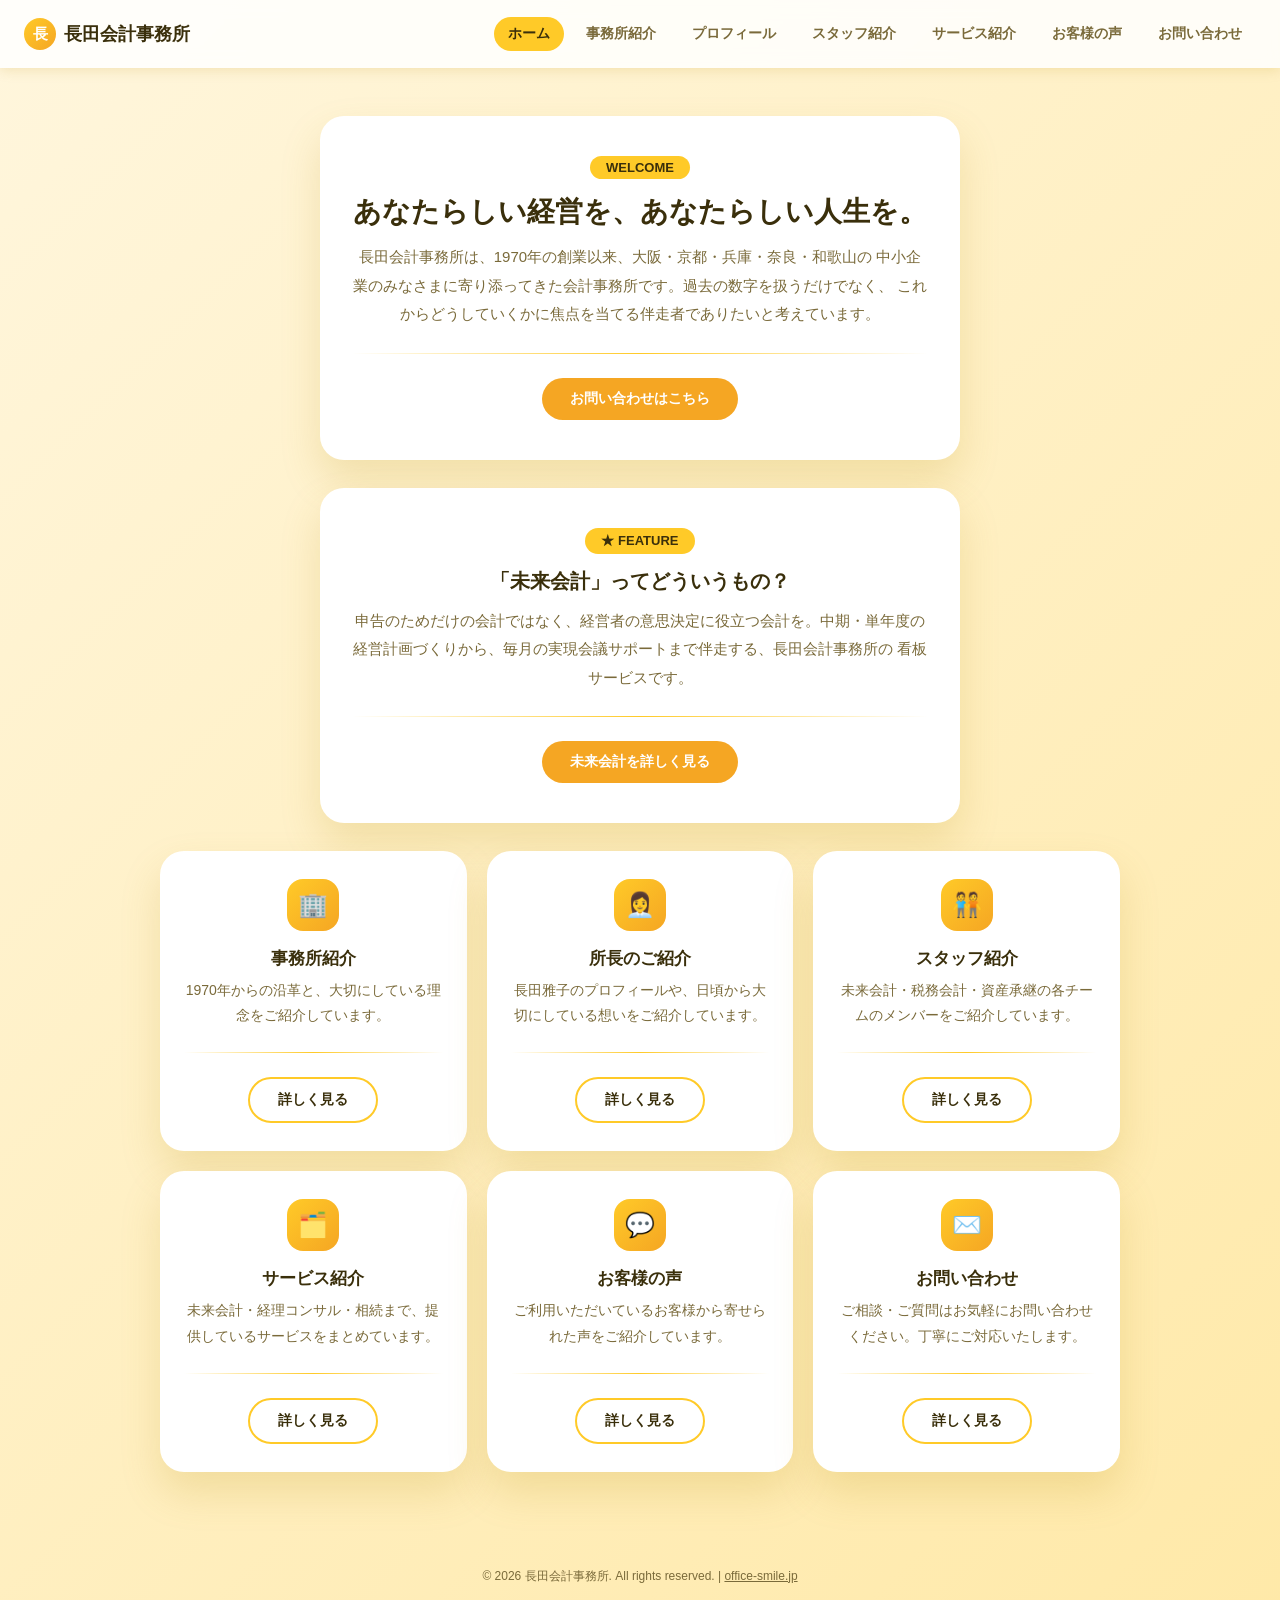
<file: index.html>
<!DOCTYPE html>
<html lang="ja">
<head>
<meta charset="UTF-8">
<meta name="viewport" content="width=device-width, initial-scale=1.0">
<title>長田会計事務所 | ホーム</title>
<link rel="stylesheet" href="style.css">
</head>
<body>

<header class="site-header">
  <a class="logo" href="index.html">
    <span class="logo-mark">長</span>
    長田会計事務所
  </a>
  <button class="nav-toggle" aria-label="メニューを開く" aria-expanded="false">
    <span></span><span></span><span></span>
  </button>
  <nav>
    <ul class="nav-links">
      <li><a href="index.html" class="active">ホーム</a></li>
      <li><a href="about.html">事務所紹介</a></li>
      <li><a href="profile.html">プロフィール</a></li>
      <li><a href="staff.html">スタッフ紹介</a></li>
      <li><a href="service.html">サービス紹介</a></li>
      <li><a href="voice.html">お客様の声</a></li>
      <li><a href="contact.html">お問い合わせ</a></li>
    </ul>
  </nav>
</header>

<main class="page-main">

  <section class="card center">
    <span class="eyebrow">WELCOME</span>
    <h1 class="page-title">あなたらしい経営を、あなたらしい人生を。</h1>
    <p class="lead">
      長田会計事務所は、1970年の創業以来、大阪・京都・兵庫・奈良・和歌山の
      中小企業のみなさまに寄り添ってきた会計事務所です。過去の数字を扱うだけでなく、
      これからどうしていくかに焦点を当てる伴走者でありたいと考えています。
    </p>
    <div class="divider"></div>
    <a class="btn" href="contact.html">お問い合わせはこちら</a>
  </section>

  <section class="card center delay-1">
    <span class="eyebrow">★ FEATURE</span>
    <h2 class="page-title" style="font-size:20px;">「未来会計」ってどういうもの？</h2>
    <p class="lead">
      申告のためだけの会計ではなく、経営者の意思決定に役立つ会計を。中期・単年度の
      経営計画づくりから、毎月の実現会議サポートまで伴走する、長田会計事務所の
      看板サービスです。
    </p>
    <div class="divider"></div>
    <a class="btn" href="service.html#mirai-kaikei">未来会計を詳しく見る</a>
  </section>

  <section class="grid">
    <div class="card center delay-1">
      <div class="grid-icon" style="margin-left:auto;margin-right:auto;">🏢</div>
      <h3>事務所紹介</h3>
      <p>1970年からの沿革と、大切にしている理念をご紹介しています。</p>
      <div class="divider"></div>
      <a class="btn secondary" href="about.html">詳しく見る</a>
    </div>
    <div class="card center delay-2">
      <div class="grid-icon" style="margin-left:auto;margin-right:auto;">👩‍💼</div>
      <h3>所長のご紹介</h3>
      <p>長田雅子のプロフィールや、日頃から大切にしている想いをご紹介しています。</p>
      <div class="divider"></div>
      <a class="btn secondary" href="profile.html">詳しく見る</a>
    </div>
    <div class="card center delay-3">
      <div class="grid-icon" style="margin-left:auto;margin-right:auto;">🧑‍🤝‍🧑</div>
      <h3>スタッフ紹介</h3>
      <p>未来会計・税務会計・資産承継の各チームのメンバーをご紹介しています。</p>
      <div class="divider"></div>
      <a class="btn secondary" href="staff.html">詳しく見る</a>
    </div>
    <div class="card center delay-1">
      <div class="grid-icon" style="margin-left:auto;margin-right:auto;">🗂️</div>
      <h3>サービス紹介</h3>
      <p>未来会計・経理コンサル・相続まで、提供しているサービスをまとめています。</p>
      <div class="divider"></div>
      <a class="btn secondary" href="service.html">詳しく見る</a>
    </div>
    <div class="card center delay-2">
      <div class="grid-icon" style="margin-left:auto;margin-right:auto;">💬</div>
      <h3>お客様の声</h3>
      <p>ご利用いただいているお客様から寄せられた声をご紹介しています。</p>
      <div class="divider"></div>
      <a class="btn secondary" href="voice.html">詳しく見る</a>
    </div>
    <div class="card center delay-3">
      <div class="grid-icon" style="margin-left:auto;margin-right:auto;">✉️</div>
      <h3>お問い合わせ</h3>
      <p>ご相談・ご質問はお気軽にお問い合わせください。丁寧にご対応いたします。</p>
      <div class="divider"></div>
      <a class="btn secondary" href="contact.html">詳しく見る</a>
    </div>
  </section>

</main>

<footer class="site-footer">
  &copy; 2026 長田会計事務所. All rights reserved. |
  <a href="https://office-smile.jp/" target="_blank" rel="noopener noreferrer">office-smile.jp</a>
</footer>

<script src="script.js"></script>
</body>
</html>
</file>
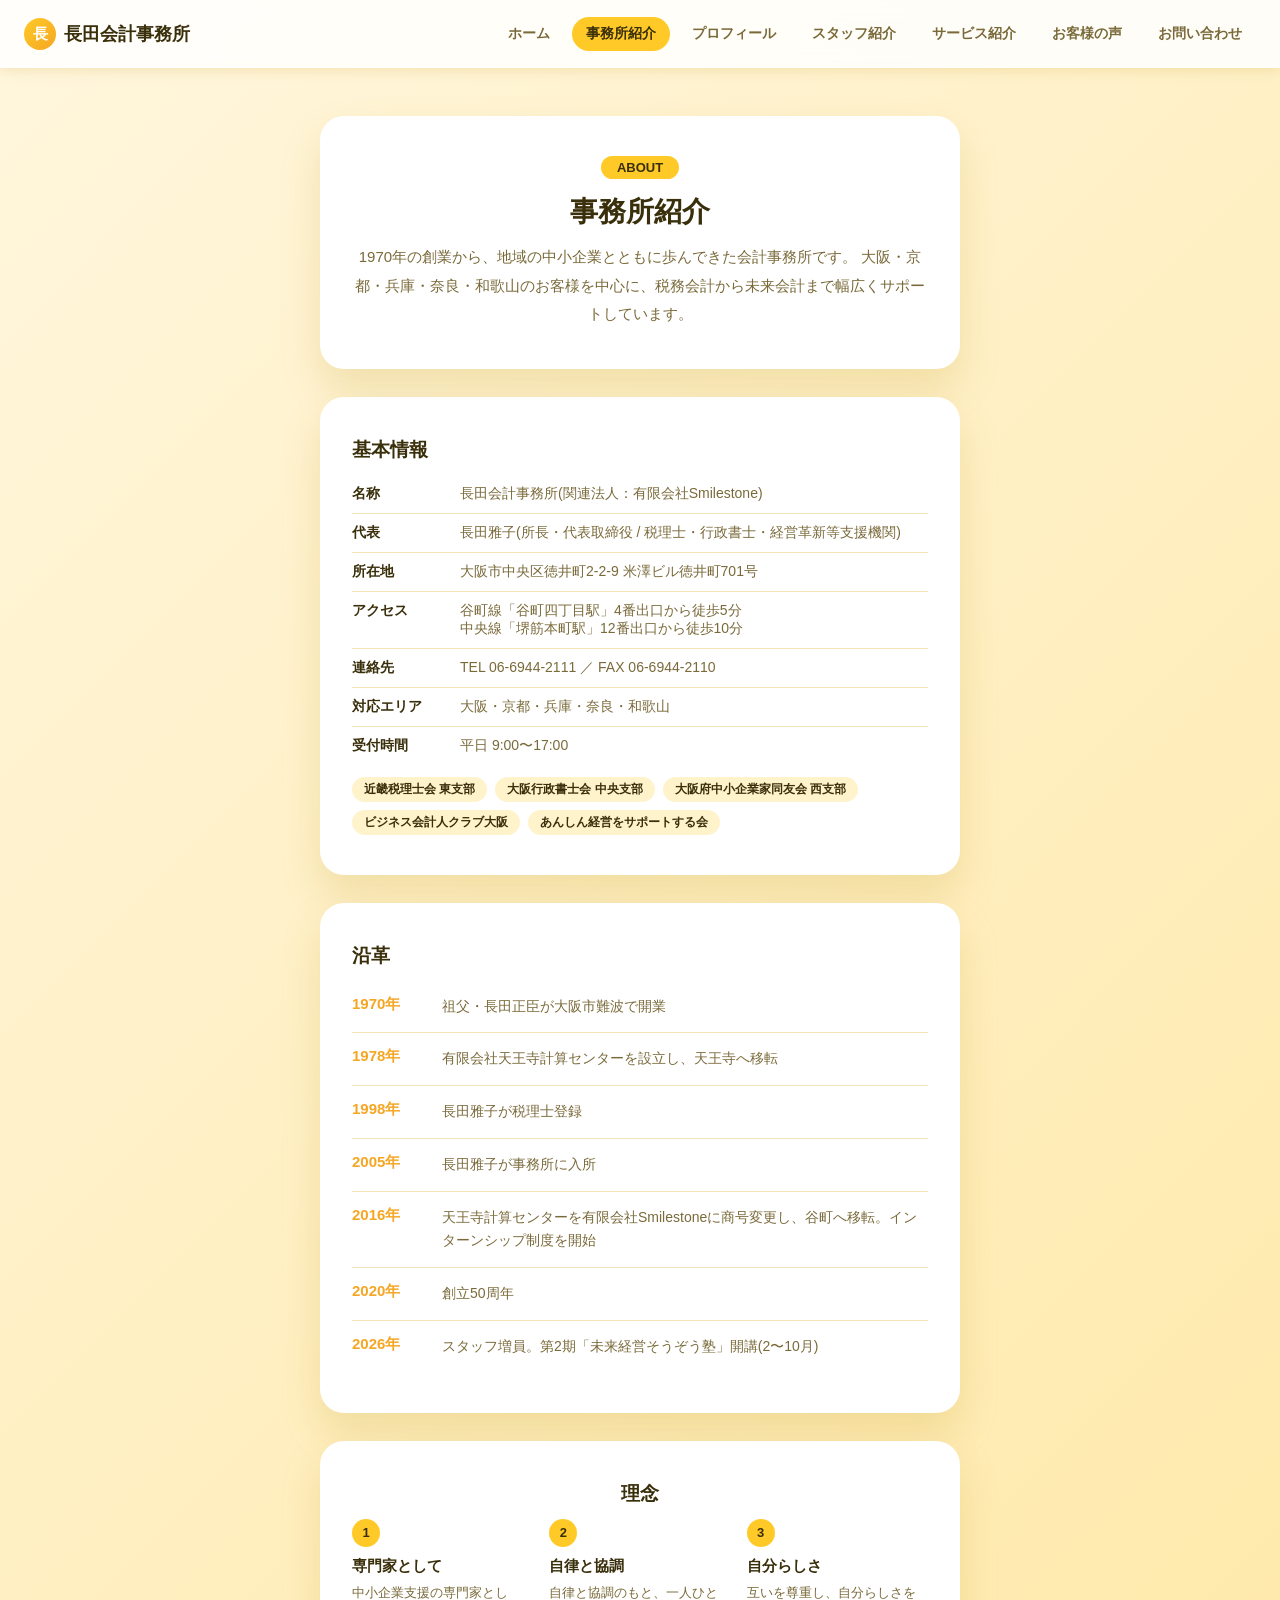
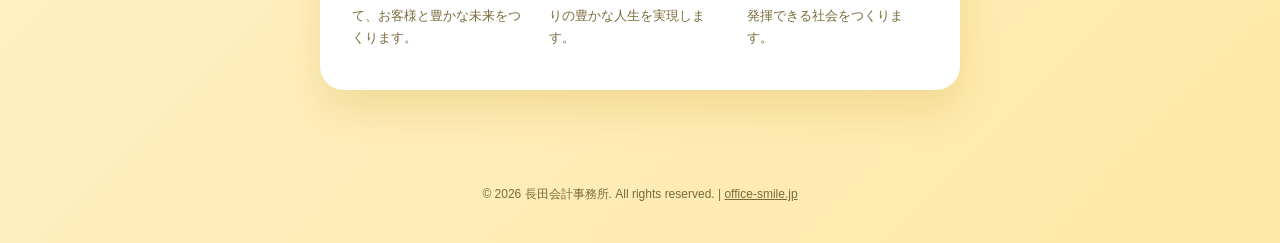
<file: about.html>
<!DOCTYPE html>
<html lang="ja">
<head>
<meta charset="UTF-8">
<meta name="viewport" content="width=device-width, initial-scale=1.0">
<title>長田会計事務所 | 事務所紹介</title>
<link rel="stylesheet" href="style.css">
</head>
<body>

<header class="site-header">
  <a class="logo" href="index.html">
    <span class="logo-mark">長</span>
    長田会計事務所
  </a>
  <button class="nav-toggle" aria-label="メニューを開く" aria-expanded="false">
    <span></span><span></span><span></span>
  </button>
  <nav>
    <ul class="nav-links">
      <li><a href="index.html">ホーム</a></li>
      <li><a href="about.html" class="active">事務所紹介</a></li>
      <li><a href="profile.html">プロフィール</a></li>
      <li><a href="staff.html">スタッフ紹介</a></li>
      <li><a href="service.html">サービス紹介</a></li>
      <li><a href="voice.html">お客様の声</a></li>
      <li><a href="contact.html">お問い合わせ</a></li>
    </ul>
  </nav>
</header>

<main class="page-main">

  <section class="card center">
    <span class="eyebrow">ABOUT</span>
    <h1 class="page-title">事務所紹介</h1>
    <p class="lead">
      1970年の創業から、地域の中小企業とともに歩んできた会計事務所です。
      大阪・京都・兵庫・奈良・和歌山のお客様を中心に、税務会計から未来会計まで幅広くサポートしています。
    </p>
  </section>

  <section class="card delay-1">
    <h2 class="page-title" style="font-size:19px;">基本情報</h2>
    <ul class="detail-list">
      <li><span class="label">名称</span><span class="value">長田会計事務所(関連法人：有限会社Smilestone)</span></li>
      <li><span class="label">代表</span><span class="value">長田雅子(所長・代表取締役 / 税理士・行政書士・経営革新等支援機関)</span></li>
      <li><span class="label">所在地</span><span class="value">大阪市中央区徳井町2-2-9 米澤ビル徳井町701号</span></li>
      <li><span class="label">アクセス</span><span class="value">谷町線「谷町四丁目駅」4番出口から徒歩5分<br>中央線「堺筋本町駅」12番出口から徒歩10分</span></li>
      <li><span class="label">連絡先</span><span class="value">TEL 06-6944-2111 ／ FAX 06-6944-2110</span></li>
      <li><span class="label">対応エリア</span><span class="value">大阪・京都・兵庫・奈良・和歌山</span></li>
      <li><span class="label">受付時間</span><span class="value">平日 9:00〜17:00</span></li>
    </ul>
    <div class="tag-row">
      <span class="tag">近畿税理士会 東支部</span>
      <span class="tag">大阪行政書士会 中央支部</span>
      <span class="tag">大阪府中小企業家同友会 西支部</span>
      <span class="tag">ビジネス会計人クラブ大阪</span>
      <span class="tag">あんしん経営をサポートする会</span>
    </div>
  </section>

  <section class="card delay-2">
    <h2 class="page-title" style="font-size:19px;">沿革</h2>
    <ul class="timeline">
      <li><span class="year">1970年</span><span class="event">祖父・長田正臣が大阪市難波で開業</span></li>
      <li><span class="year">1978年</span><span class="event">有限会社天王寺計算センターを設立し、天王寺へ移転</span></li>
      <li><span class="year">1998年</span><span class="event">長田雅子が税理士登録</span></li>
      <li><span class="year">2005年</span><span class="event">長田雅子が事務所に入所</span></li>
      <li><span class="year">2016年</span><span class="event">天王寺計算センターを有限会社Smilestoneに商号変更し、谷町へ移転。インターンシップ制度を開始</span></li>
      <li><span class="year">2020年</span><span class="event">創立50周年</span></li>
      <li><span class="year">2026年</span><span class="event">スタッフ増員。第2期「未来経営そうぞう塾」開講(2〜10月)</span></li>
    </ul>
  </section>

  <section class="card center delay-2">
    <h2 class="page-title" style="font-size:19px;">理念</h2>
    <div class="principle-grid">
      <div>
        <span class="num">1</span>
        <h4>専門家として</h4>
        <p>中小企業支援の専門家として、お客様と豊かな未来をつくります。</p>
      </div>
      <div>
        <span class="num">2</span>
        <h4>自律と協調</h4>
        <p>自律と協調のもと、一人ひとりの豊かな人生を実現します。</p>
      </div>
      <div>
        <span class="num">3</span>
        <h4>自分らしさ</h4>
        <p>互いを尊重し、自分らしさを発揮できる社会をつくります。</p>
      </div>
    </div>
  </section>

</main>

<footer class="site-footer">
  &copy; 2026 長田会計事務所. All rights reserved. |
  <a href="https://office-smile.jp/" target="_blank" rel="noopener noreferrer">office-smile.jp</a>
</footer>

<script src="script.js"></script>
</body>
</html>
</file>
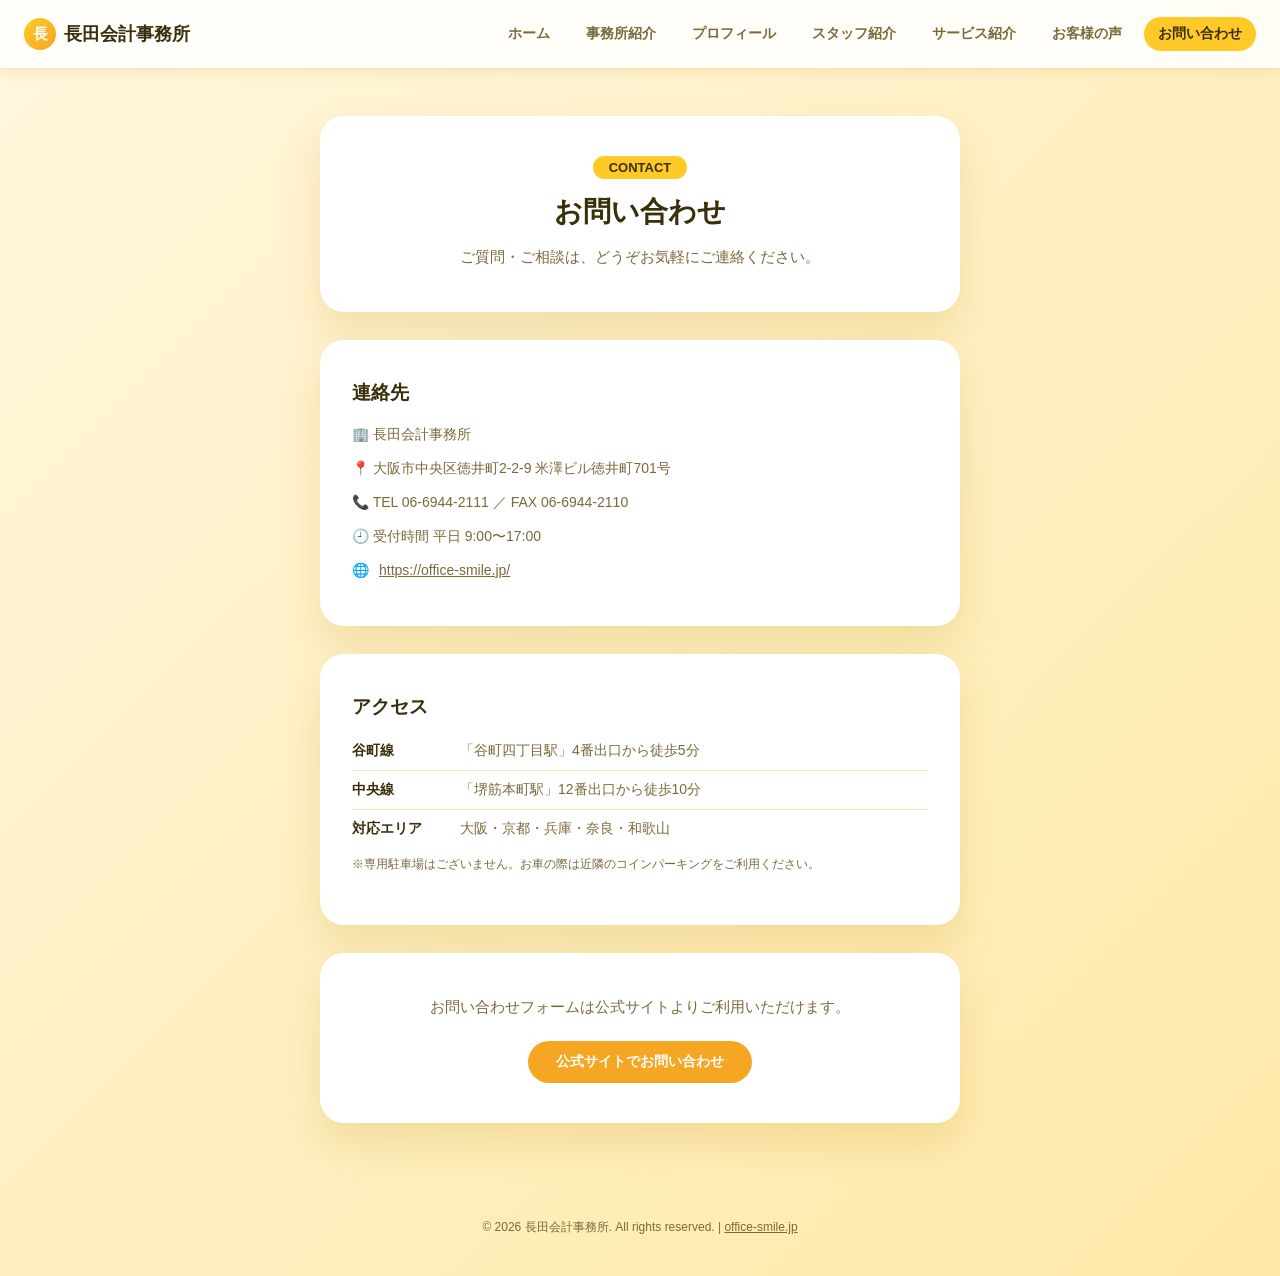
<file: contact.html>
<!DOCTYPE html>
<html lang="ja">
<head>
<meta charset="UTF-8">
<meta name="viewport" content="width=device-width, initial-scale=1.0">
<title>長田会計事務所 | お問い合わせ</title>
<link rel="stylesheet" href="style.css">
</head>
<body>

<header class="site-header">
  <a class="logo" href="index.html">
    <span class="logo-mark">長</span>
    長田会計事務所
  </a>
  <button class="nav-toggle" aria-label="メニューを開く" aria-expanded="false">
    <span></span><span></span><span></span>
  </button>
  <nav>
    <ul class="nav-links">
      <li><a href="index.html">ホーム</a></li>
      <li><a href="about.html">事務所紹介</a></li>
      <li><a href="profile.html">プロフィール</a></li>
      <li><a href="staff.html">スタッフ紹介</a></li>
      <li><a href="service.html">サービス紹介</a></li>
      <li><a href="voice.html">お客様の声</a></li>
      <li><a href="contact.html" class="active">お問い合わせ</a></li>
    </ul>
  </nav>
</header>

<main class="page-main">

  <section class="card center">
    <span class="eyebrow">CONTACT</span>
    <h1 class="page-title">お問い合わせ</h1>
    <p class="lead">
      ご質問・ご相談は、どうぞお気軽にご連絡ください。
    </p>
  </section>

  <section class="card delay-1">
    <h2 class="page-title" style="font-size:19px;">連絡先</h2>
    <ul class="contact-info">
      <li>🏢 長田会計事務所</li>
      <li>📍 大阪市中央区徳井町2-2-9 米澤ビル徳井町701号</li>
      <li>📞 TEL 06-6944-2111 ／ FAX 06-6944-2110</li>
      <li>🕘 受付時間 平日 9:00〜17:00</li>
      <li>🌐 <a href="https://office-smile.jp/" target="_blank" rel="noopener noreferrer">https://office-smile.jp/</a></li>
    </ul>
  </section>

  <section class="card delay-2">
    <h2 class="page-title" style="font-size:19px;">アクセス</h2>
    <ul class="detail-list">
      <li><span class="label">谷町線</span><span class="value">「谷町四丁目駅」4番出口から徒歩5分</span></li>
      <li><span class="label">中央線</span><span class="value">「堺筋本町駅」12番出口から徒歩10分</span></li>
      <li><span class="label">対応エリア</span><span class="value">大阪・京都・兵庫・奈良・和歌山</span></li>
    </ul>
    <p class="form-note">※専用駐車場はございません。お車の際は近隣のコインパーキングをご利用ください。</p>
  </section>

  <section class="card center delay-3">
    <p class="lead" style="margin-bottom:20px;">お問い合わせフォームは公式サイトよりご利用いただけます。</p>
    <a class="btn" href="https://office-smile.jp/" target="_blank" rel="noopener noreferrer">公式サイトでお問い合わせ</a>
  </section>

</main>

<footer class="site-footer">
  &copy; 2026 長田会計事務所. All rights reserved. |
  <a href="https://office-smile.jp/" target="_blank" rel="noopener noreferrer">office-smile.jp</a>
</footer>

<script src="script.js"></script>
</body>
</html>
</file>
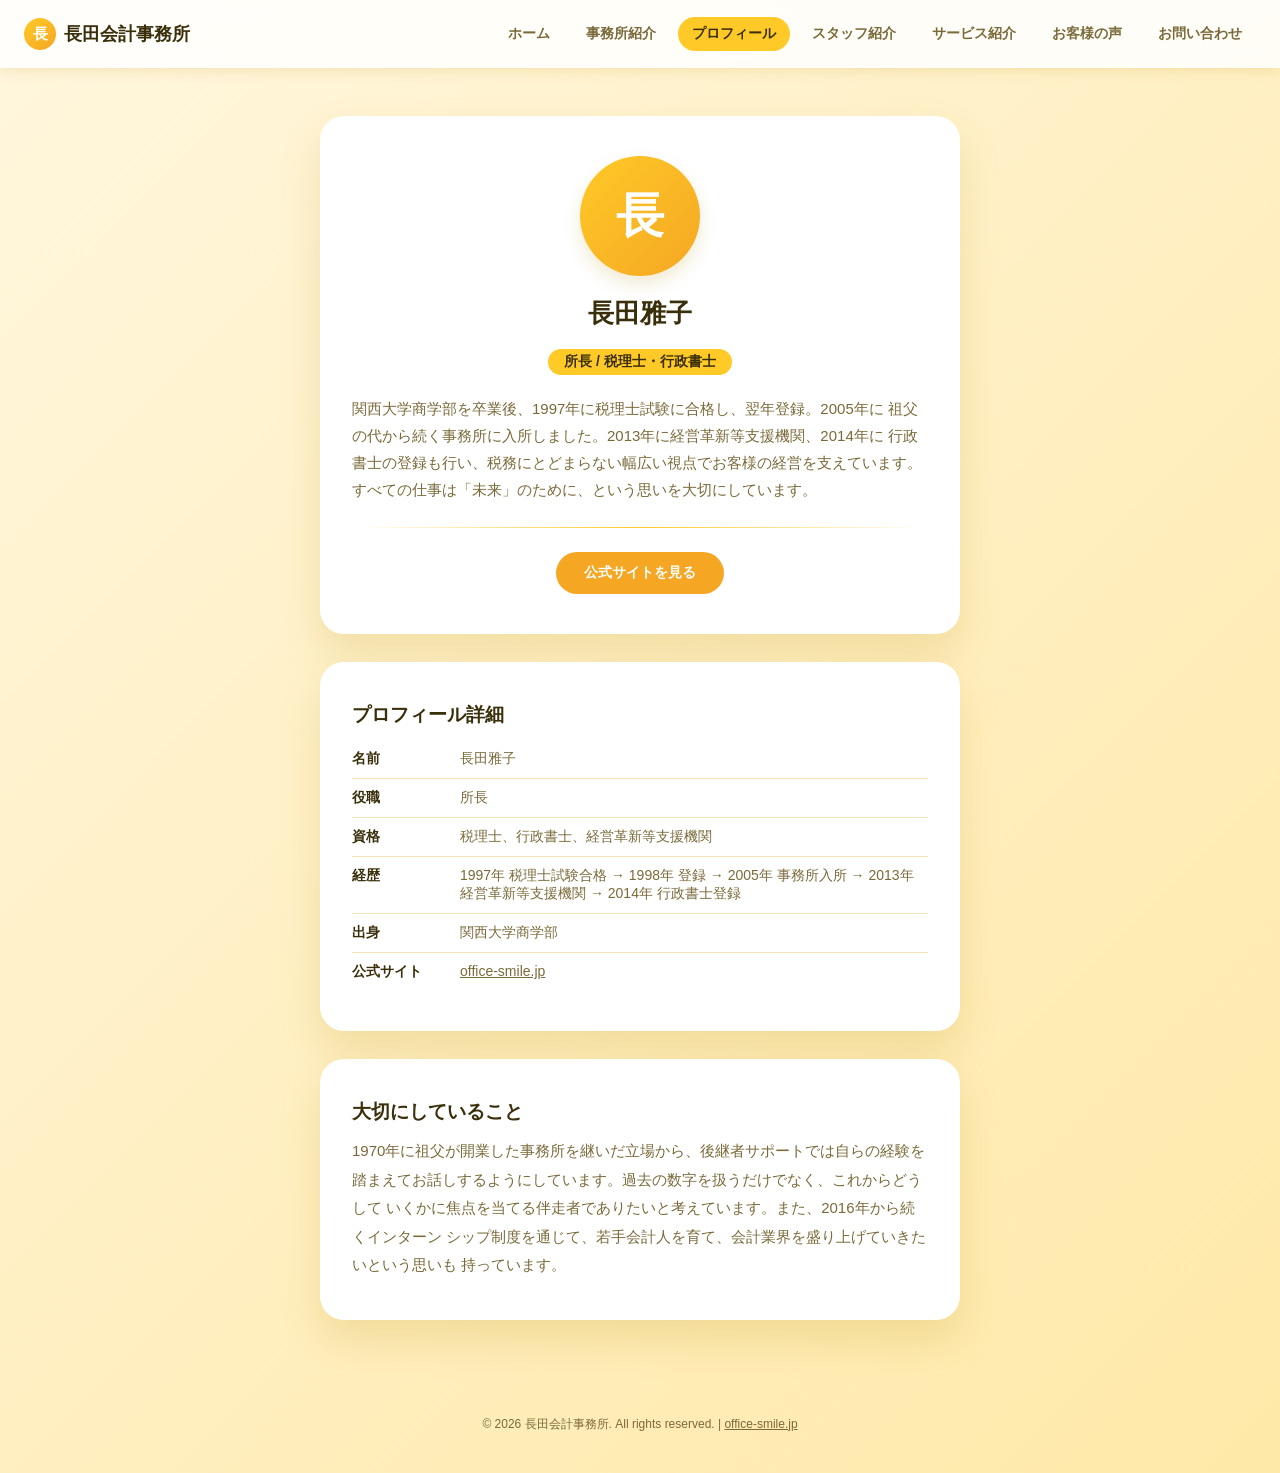
<file: profile.html>
<!DOCTYPE html>
<html lang="ja">
<head>
<meta charset="UTF-8">
<meta name="viewport" content="width=device-width, initial-scale=1.0">
<title>長田会計事務所 | プロフィール</title>
<link rel="stylesheet" href="style.css">
</head>
<body>

<header class="site-header">
  <a class="logo" href="index.html">
    <span class="logo-mark">長</span>
    長田会計事務所
  </a>
  <button class="nav-toggle" aria-label="メニューを開く" aria-expanded="false">
    <span></span><span></span><span></span>
  </button>
  <nav>
    <ul class="nav-links">
      <li><a href="index.html">ホーム</a></li>
      <li><a href="about.html">事務所紹介</a></li>
      <li><a href="profile.html" class="active">プロフィール</a></li>
      <li><a href="staff.html">スタッフ紹介</a></li>
      <li><a href="service.html">サービス紹介</a></li>
      <li><a href="voice.html">お客様の声</a></li>
      <li><a href="contact.html">お問い合わせ</a></li>
    </ul>
  </nav>
</header>

<main class="page-main">

  <section class="card center">
    <div class="avatar">長</div>
    <h1 class="name">長田雅子</h1>
    <p class="role-badge">所長 / 税理士・行政書士</p>
    <p class="bio-text">
      関西大学商学部を卒業後、1997年に税理士試験に合格し、翌年登録。2005年に
      祖父の代から続く事務所に入所しました。2013年に経営革新等支援機関、2014年に
      行政書士の登録も行い、税務にとどまらない幅広い視点でお客様の経営を支えています。
      すべての仕事は「未来」のために、という思いを大切にしています。
    </p>
    <div class="divider"></div>
    <a class="btn" href="https://office-smile.jp/" target="_blank" rel="noopener noreferrer">
      公式サイトを見る
    </a>
  </section>

  <section class="card delay-1">
    <h2 class="page-title" style="font-size:19px;">プロフィール詳細</h2>
    <ul class="detail-list">
      <li><span class="label">名前</span><span class="value">長田雅子</span></li>
      <li><span class="label">役職</span><span class="value">所長</span></li>
      <li><span class="label">資格</span><span class="value">税理士、行政書士、経営革新等支援機関</span></li>
      <li><span class="label">経歴</span><span class="value">1997年 税理士試験合格 → 1998年 登録 → 2005年 事務所入所 → 2013年 経営革新等支援機関 → 2014年 行政書士登録</span></li>
      <li><span class="label">出身</span><span class="value">関西大学商学部</span></li>
      <li><span class="label">公式サイト</span><span class="value"><a href="https://office-smile.jp/" target="_blank" rel="noopener noreferrer">office-smile.jp</a></span></li>
    </ul>
  </section>

  <section class="card delay-2">
    <h2 class="page-title" style="font-size:19px;">大切にしていること</h2>
    <p class="lead" style="text-align:left;">
      1970年に祖父が開業した事務所を継いだ立場から、後継者サポートでは自らの経験を
      踏まえてお話しするようにしています。過去の数字を扱うだけでなく、これからどうして
      いくかに焦点を当てる伴走者でありたいと考えています。また、2016年から続くインターン
      シップ制度を通じて、若手会計人を育て、会計業界を盛り上げていきたいという思いも
      持っています。
    </p>
  </section>

</main>

<footer class="site-footer">
  &copy; 2026 長田会計事務所. All rights reserved. |
  <a href="https://office-smile.jp/" target="_blank" rel="noopener noreferrer">office-smile.jp</a>
</footer>

<script src="script.js"></script>
</body>
</html>
</file>
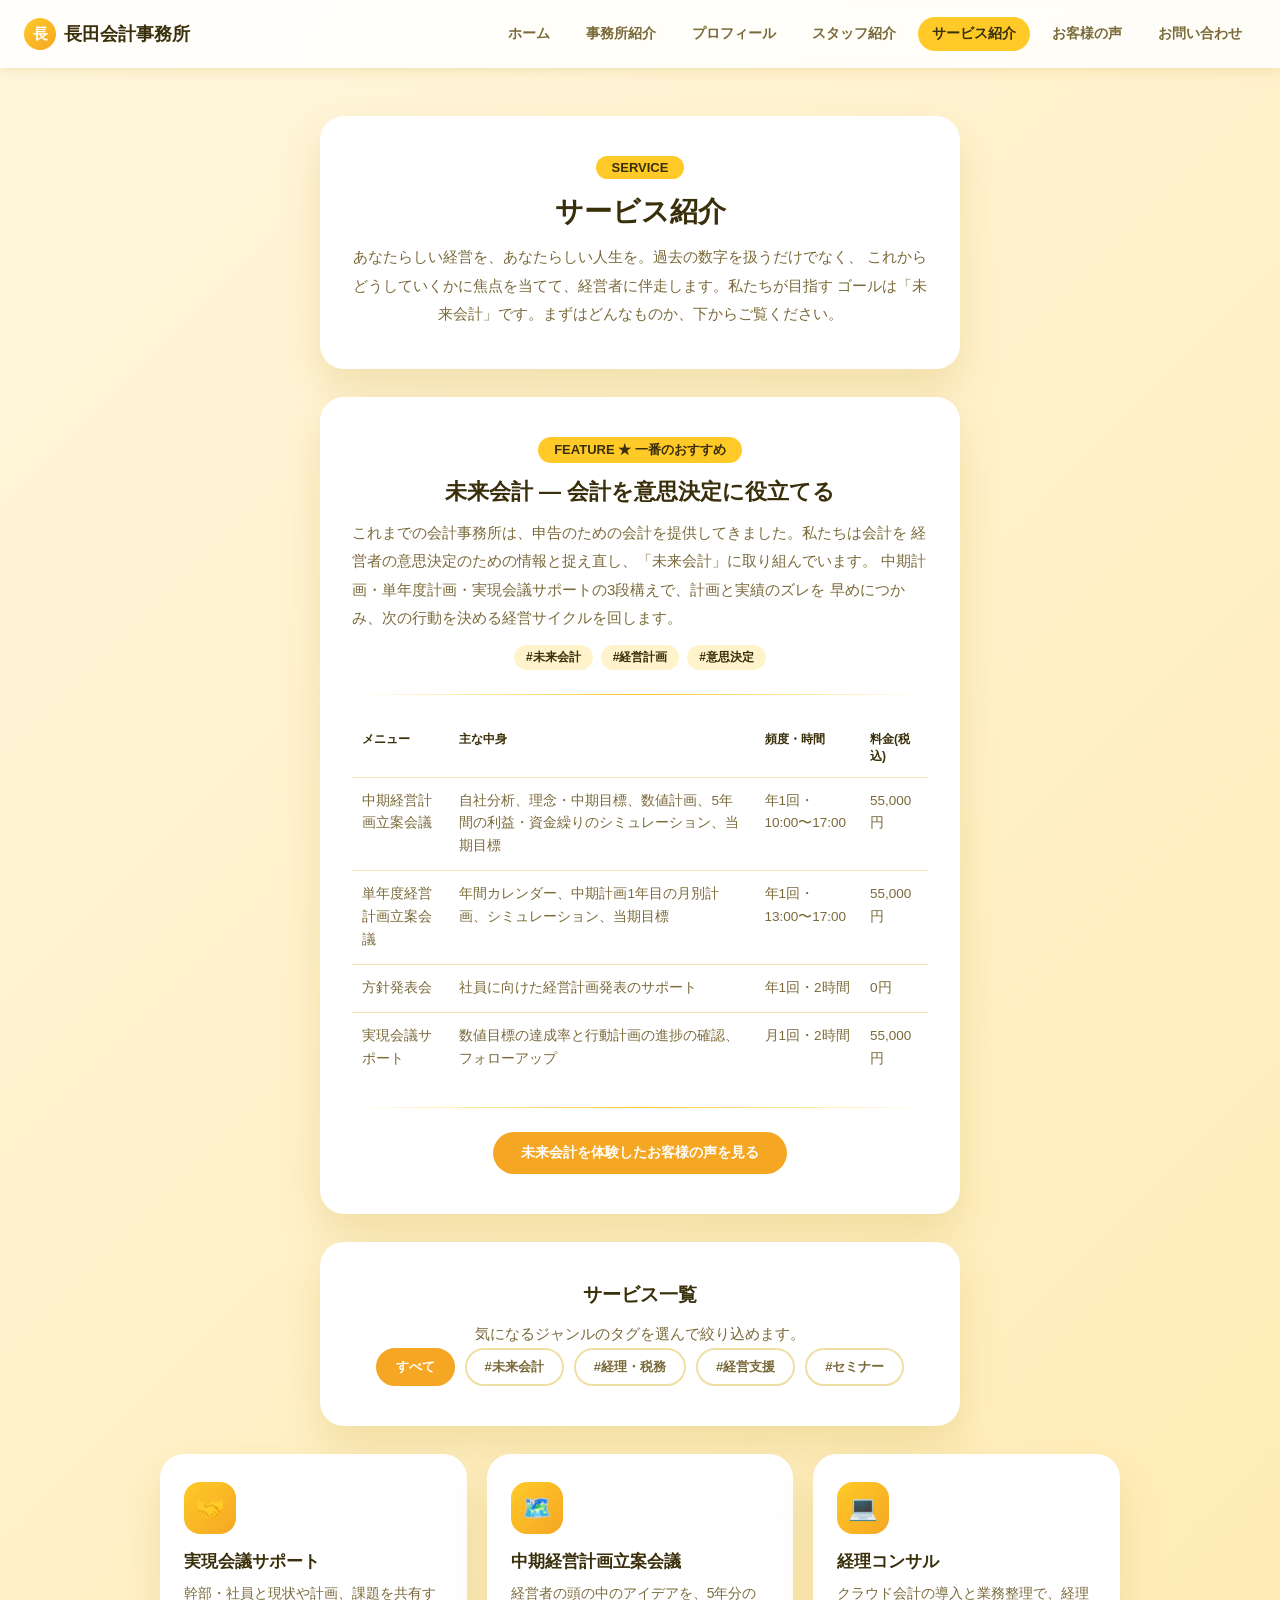
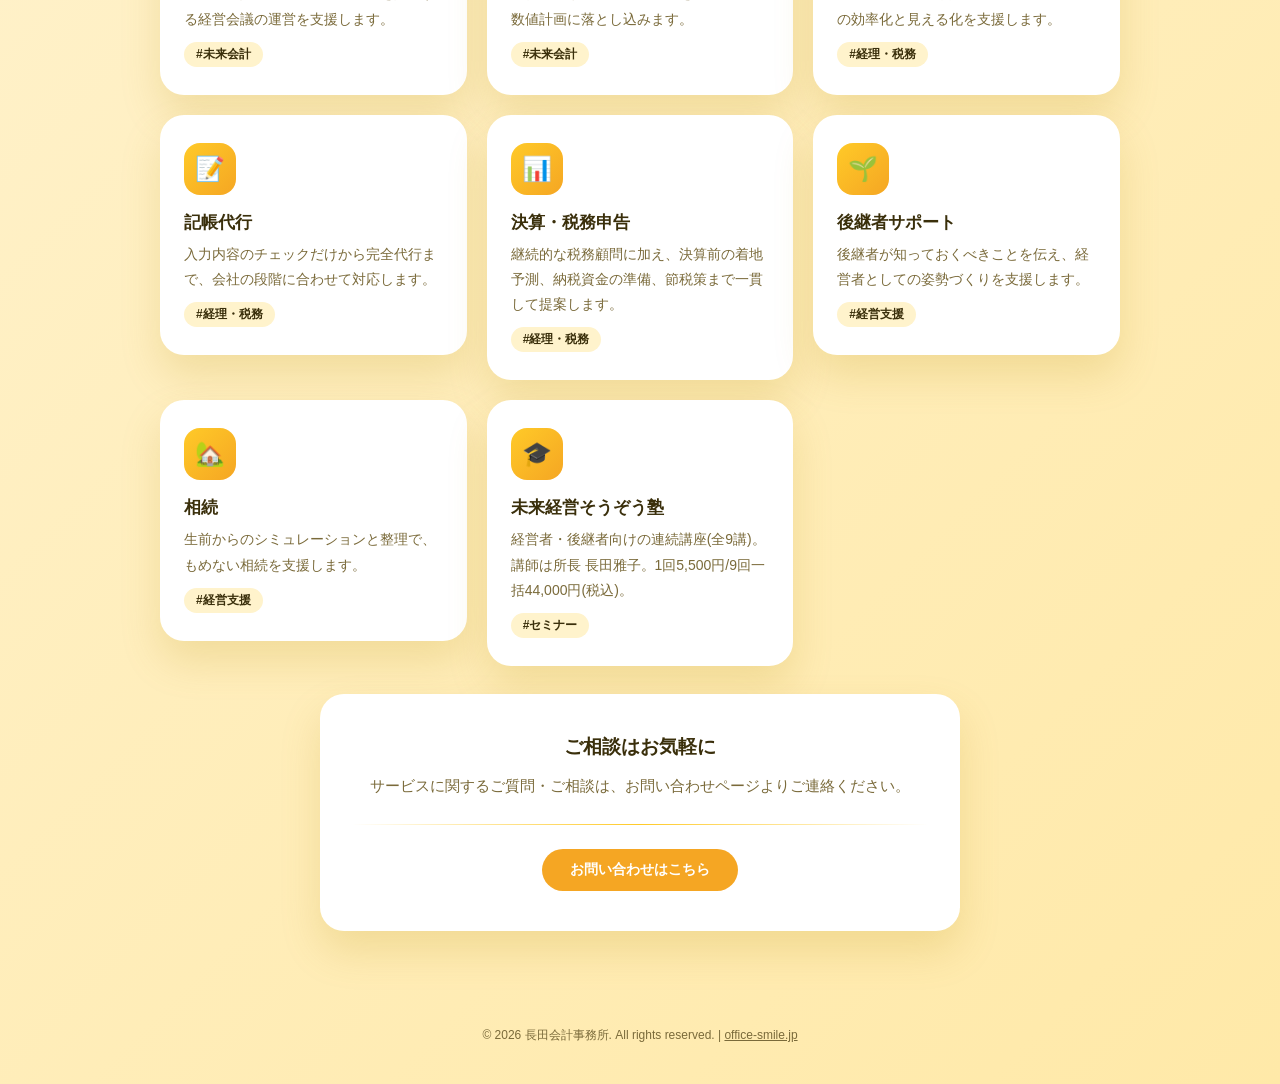
<file: service.html>
<!DOCTYPE html>
<html lang="ja">
<head>
<meta charset="UTF-8">
<meta name="viewport" content="width=device-width, initial-scale=1.0">
<title>長田会計事務所 | サービス紹介</title>
<link rel="stylesheet" href="style.css">
</head>
<body>

<header class="site-header">
  <a class="logo" href="index.html">
    <span class="logo-mark">長</span>
    長田会計事務所
  </a>
  <button class="nav-toggle" aria-label="メニューを開く" aria-expanded="false">
    <span></span><span></span><span></span>
  </button>
  <nav>
    <ul class="nav-links">
      <li><a href="index.html">ホーム</a></li>
      <li><a href="about.html">事務所紹介</a></li>
      <li><a href="profile.html">プロフィール</a></li>
      <li><a href="staff.html">スタッフ紹介</a></li>
      <li><a href="service.html" class="active">サービス紹介</a></li>
      <li><a href="voice.html">お客様の声</a></li>
      <li><a href="contact.html">お問い合わせ</a></li>
    </ul>
  </nav>
</header>

<main class="page-main">

  <section class="card center">
    <span class="eyebrow">SERVICE</span>
    <h1 class="page-title">サービス紹介</h1>
    <p class="lead">
      あなたらしい経営を、あなたらしい人生を。過去の数字を扱うだけでなく、
      これからどうしていくかに焦点を当てて、経営者に伴走します。私たちが目指す
      ゴールは「未来会計」です。まずはどんなものか、下からご覧ください。
    </p>
  </section>

  <section class="card center delay-1" id="mirai-kaikei">
    <span class="eyebrow">FEATURE ★ 一番のおすすめ</span>
    <h2 class="page-title" style="font-size:22px;">未来会計 — 会計を意思決定に役立てる</h2>
    <p class="lead" style="text-align:left;">
      これまでの会計事務所は、申告のための会計を提供してきました。私たちは会計を
      経営者の意思決定のための情報と捉え直し、「未来会計」に取り組んでいます。
      中期計画・単年度計画・実現会議サポートの3段構えで、計画と実績のズレを
      早めにつかみ、次の行動を決める経営サイクルを回します。
    </p>
    <div class="tag-row" style="justify-content:center;">
      <span class="tag">#未来会計</span>
      <span class="tag">#経営計画</span>
      <span class="tag">#意思決定</span>
    </div>
    <div class="divider"></div>
    <table class="service-table">
      <thead>
        <tr>
          <th>メニュー</th>
          <th>主な中身</th>
          <th>頻度・時間</th>
          <th>料金(税込)</th>
        </tr>
      </thead>
      <tbody>
        <tr>
          <td data-label="メニュー">中期経営計画立案会議</td>
          <td data-label="主な中身">自社分析、理念・中期目標、数値計画、5年間の利益・資金繰りのシミュレーション、当期目標</td>
          <td data-label="頻度・時間">年1回・10:00〜17:00</td>
          <td data-label="料金">55,000円</td>
        </tr>
        <tr>
          <td data-label="メニュー">単年度経営計画立案会議</td>
          <td data-label="主な中身">年間カレンダー、中期計画1年目の月別計画、シミュレーション、当期目標</td>
          <td data-label="頻度・時間">年1回・13:00〜17:00</td>
          <td data-label="料金">55,000円</td>
        </tr>
        <tr>
          <td data-label="メニュー">方針発表会</td>
          <td data-label="主な中身">社員に向けた経営計画発表のサポート</td>
          <td data-label="頻度・時間">年1回・2時間</td>
          <td data-label="料金">0円</td>
        </tr>
        <tr>
          <td data-label="メニュー">実現会議サポート</td>
          <td data-label="主な中身">数値目標の達成率と行動計画の進捗の確認、フォローアップ</td>
          <td data-label="頻度・時間">月1回・2時間</td>
          <td data-label="料金">55,000円</td>
        </tr>
      </tbody>
    </table>
    <div class="divider"></div>
    <a class="btn" href="voice.html">未来会計を体験したお客様の声を見る</a>
  </section>

  <section class="card center delay-2">
    <h2 class="page-title" style="font-size:19px;">サービス一覧</h2>
    <p class="lead">気になるジャンルのタグを選んで絞り込めます。</p>
    <div class="tag-filter">
      <button type="button" data-category="all" class="active">すべて</button>
      <button type="button" data-category="mirai">#未来会計</button>
      <button type="button" data-category="keiri">#経理・税務</button>
      <button type="button" data-category="keiei">#経営支援</button>
      <button type="button" data-category="seminar">#セミナー</button>
    </div>
  </section>

  <section class="grid category-grid">
    <div class="card delay-1" data-category="mirai">
      <div class="grid-icon">🤝</div>
      <h3>実現会議サポート</h3>
      <p>幹部・社員と現状や計画、課題を共有する経営会議の運営を支援します。</p>
      <span class="tag on-card">#未来会計</span>
    </div>
    <div class="card delay-2" data-category="mirai">
      <div class="grid-icon">🗺️</div>
      <h3>中期経営計画立案会議</h3>
      <p>経営者の頭の中のアイデアを、5年分の数値計画に落とし込みます。</p>
      <span class="tag on-card">#未来会計</span>
    </div>
    <div class="card delay-3" data-category="keiri">
      <div class="grid-icon">💻</div>
      <h3>経理コンサル</h3>
      <p>クラウド会計の導入と業務整理で、経理の効率化と見える化を支援します。</p>
      <span class="tag on-card">#経理・税務</span>
    </div>
    <div class="card delay-1" data-category="keiri">
      <div class="grid-icon">📝</div>
      <h3>記帳代行</h3>
      <p>入力内容のチェックだけから完全代行まで、会社の段階に合わせて対応します。</p>
      <span class="tag on-card">#経理・税務</span>
    </div>
    <div class="card delay-2" data-category="keiri">
      <div class="grid-icon">📊</div>
      <h3>決算・税務申告</h3>
      <p>継続的な税務顧問に加え、決算前の着地予測、納税資金の準備、節税策まで一貫して提案します。</p>
      <span class="tag on-card">#経理・税務</span>
    </div>
    <div class="card delay-3" data-category="keiei">
      <div class="grid-icon">🌱</div>
      <h3>後継者サポート</h3>
      <p>後継者が知っておくべきことを伝え、経営者としての姿勢づくりを支援します。</p>
      <span class="tag on-card">#経営支援</span>
    </div>
    <div class="card delay-1" data-category="keiei">
      <div class="grid-icon">🏡</div>
      <h3>相続</h3>
      <p>生前からのシミュレーションと整理で、もめない相続を支援します。</p>
      <span class="tag on-card">#経営支援</span>
    </div>
    <div class="card delay-2" data-category="seminar">
      <div class="grid-icon">🎓</div>
      <h3>未来経営そうぞう塾</h3>
      <p>経営者・後継者向けの連続講座(全9講)。講師は所長 長田雅子。1回5,500円/9回一括44,000円(税込)。</p>
      <span class="tag on-card">#セミナー</span>
    </div>
  </section>

  <section class="card center delay-2">
    <h2 class="page-title" style="font-size:19px;">ご相談はお気軽に</h2>
    <p class="lead">サービスに関するご質問・ご相談は、お問い合わせページよりご連絡ください。</p>
    <div class="divider"></div>
    <a class="btn" href="contact.html">お問い合わせはこちら</a>
  </section>

</main>

<footer class="site-footer">
  &copy; 2026 長田会計事務所. All rights reserved. |
  <a href="https://office-smile.jp/" target="_blank" rel="noopener noreferrer">office-smile.jp</a>
</footer>

<script src="script.js"></script>
</body>
</html>
</file>
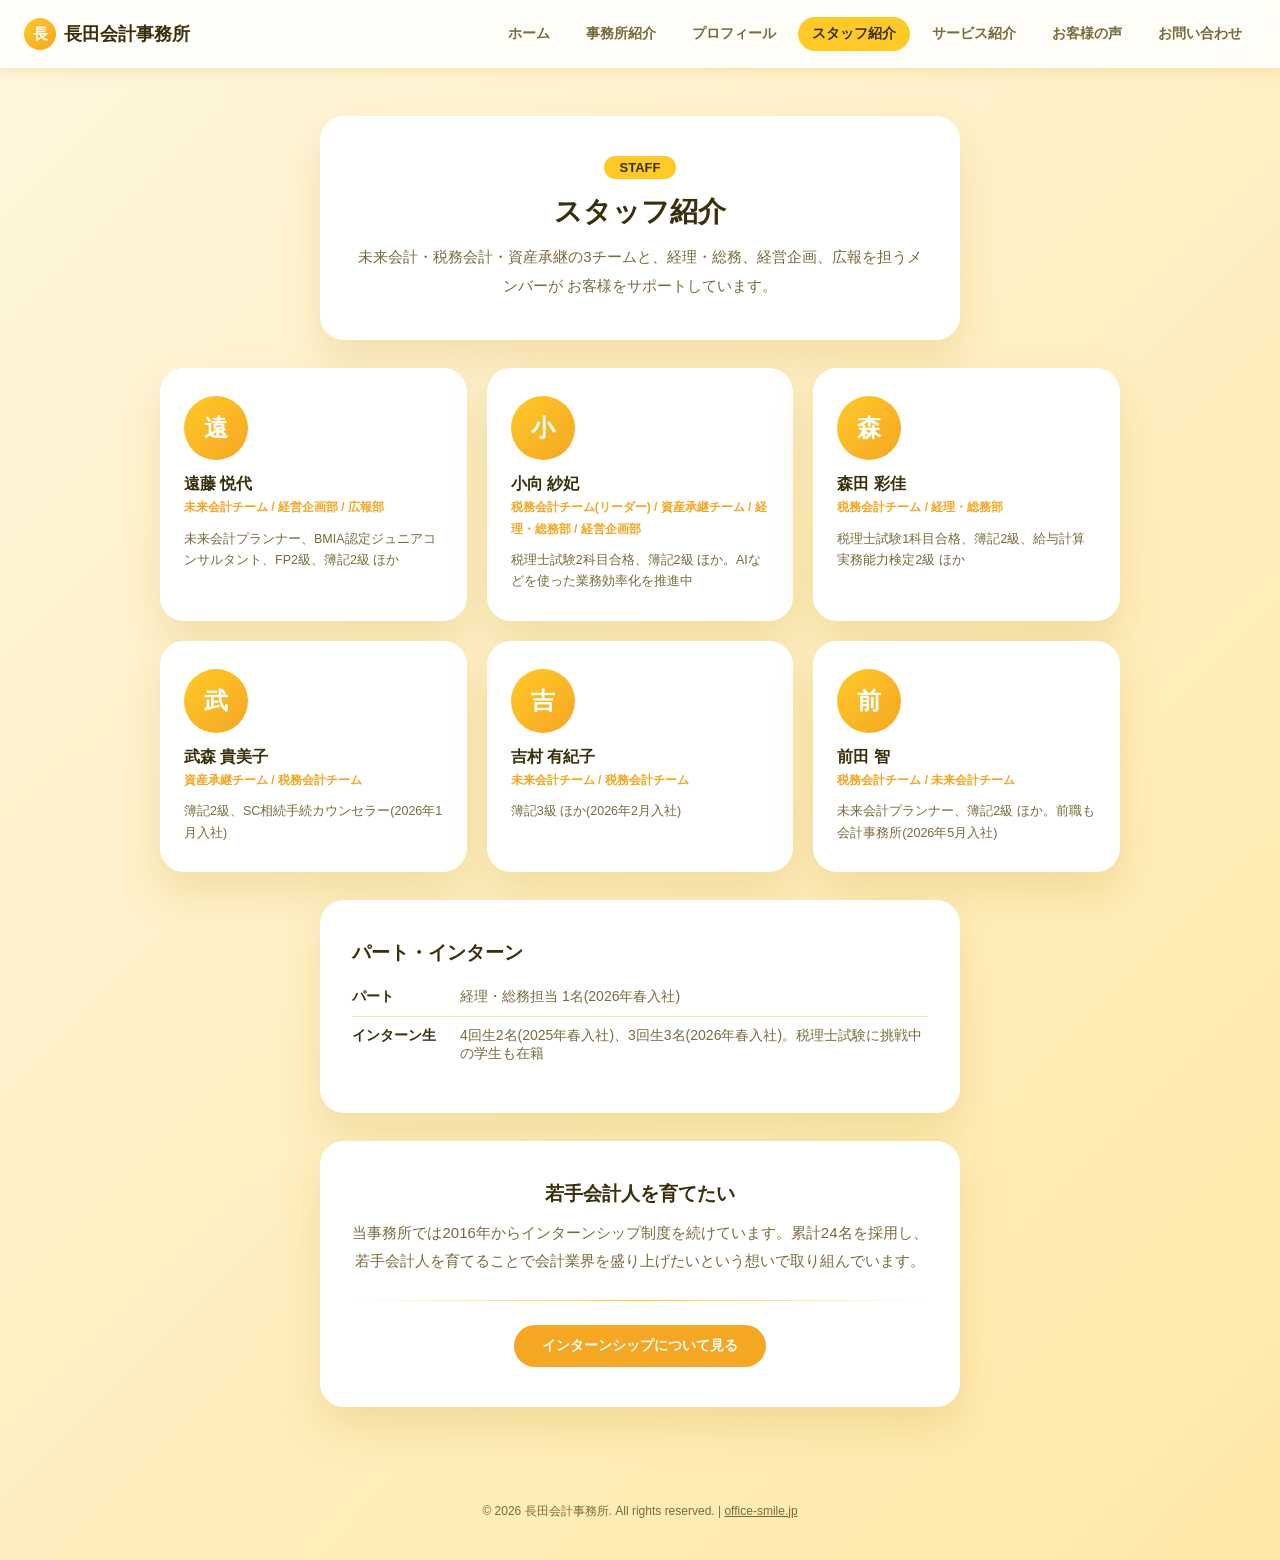
<file: staff.html>
<!DOCTYPE html>
<html lang="ja">
<head>
<meta charset="UTF-8">
<meta name="viewport" content="width=device-width, initial-scale=1.0">
<title>長田会計事務所 | スタッフ紹介</title>
<link rel="stylesheet" href="style.css">
</head>
<body>

<header class="site-header">
  <a class="logo" href="index.html">
    <span class="logo-mark">長</span>
    長田会計事務所
  </a>
  <button class="nav-toggle" aria-label="メニューを開く" aria-expanded="false">
    <span></span><span></span><span></span>
  </button>
  <nav>
    <ul class="nav-links">
      <li><a href="index.html">ホーム</a></li>
      <li><a href="about.html">事務所紹介</a></li>
      <li><a href="profile.html">プロフィール</a></li>
      <li><a href="staff.html" class="active">スタッフ紹介</a></li>
      <li><a href="service.html">サービス紹介</a></li>
      <li><a href="voice.html">お客様の声</a></li>
      <li><a href="contact.html">お問い合わせ</a></li>
    </ul>
  </nav>
</header>

<main class="page-main">

  <section class="card center">
    <span class="eyebrow">STAFF</span>
    <h1 class="page-title">スタッフ紹介</h1>
    <p class="lead">
      未来会計・税務会計・資産承継の3チームと、経理・総務、経営企画、広報を担うメンバーが
      お客様をサポートしています。
    </p>
  </section>

  <section class="grid">
    <div class="card staff-card delay-1">
      <div class="staff-avatar">遠</div>
      <h3>遠藤 悦代</h3>
      <p class="staff-role">未来会計チーム / 経営企画部 / 広報部</p>
      <p class="staff-quals">未来会計プランナー、BMIA認定ジュニアコンサルタント、FP2級、簿記2級 ほか</p>
    </div>
    <div class="card staff-card delay-2">
      <div class="staff-avatar">小</div>
      <h3>小向 紗妃</h3>
      <p class="staff-role">税務会計チーム(リーダー) / 資産承継チーム / 経理・総務部 / 経営企画部</p>
      <p class="staff-quals">税理士試験2科目合格、簿記2級 ほか。AIなどを使った業務効率化を推進中</p>
    </div>
    <div class="card staff-card delay-3">
      <div class="staff-avatar">森</div>
      <h3>森田 彩佳</h3>
      <p class="staff-role">税務会計チーム / 経理・総務部</p>
      <p class="staff-quals">税理士試験1科目合格、簿記2級、給与計算実務能力検定2級 ほか</p>
    </div>
    <div class="card staff-card delay-1">
      <div class="staff-avatar">武</div>
      <h3>武森 貴美子</h3>
      <p class="staff-role">資産承継チーム / 税務会計チーム</p>
      <p class="staff-quals">簿記2級、SC相続手続カウンセラー(2026年1月入社)</p>
    </div>
    <div class="card staff-card delay-2">
      <div class="staff-avatar">吉</div>
      <h3>吉村 有紀子</h3>
      <p class="staff-role">未来会計チーム / 税務会計チーム</p>
      <p class="staff-quals">簿記3級 ほか(2026年2月入社)</p>
    </div>
    <div class="card staff-card delay-3">
      <div class="staff-avatar">前</div>
      <h3>前田 智</h3>
      <p class="staff-role">税務会計チーム / 未来会計チーム</p>
      <p class="staff-quals">未来会計プランナー、簿記2級 ほか。前職も会計事務所(2026年5月入社)</p>
    </div>
  </section>

  <section class="card delay-2">
    <h2 class="page-title" style="font-size:19px;">パート・インターン</h2>
    <ul class="detail-list">
      <li><span class="label">パート</span><span class="value">経理・総務担当 1名(2026年春入社)</span></li>
      <li><span class="label">インターン生</span><span class="value">4回生2名(2025年春入社)、3回生3名(2026年春入社)。税理士試験に挑戦中の学生も在籍</span></li>
    </ul>
  </section>

  <section class="card center delay-3">
    <h2 class="page-title" style="font-size:19px;">若手会計人を育てたい</h2>
    <p class="lead">
      当事務所では2016年からインターンシップ制度を続けています。累計24名を採用し、
      若手会計人を育てることで会計業界を盛り上げたいという想いで取り組んでいます。
    </p>
    <div class="divider"></div>
    <a class="btn" href="https://office-smile.jp/" target="_blank" rel="noopener noreferrer">インターンシップについて見る</a>
  </section>

</main>

<footer class="site-footer">
  &copy; 2026 長田会計事務所. All rights reserved. |
  <a href="https://office-smile.jp/" target="_blank" rel="noopener noreferrer">office-smile.jp</a>
</footer>

<script src="script.js"></script>
</body>
</html>
</file>
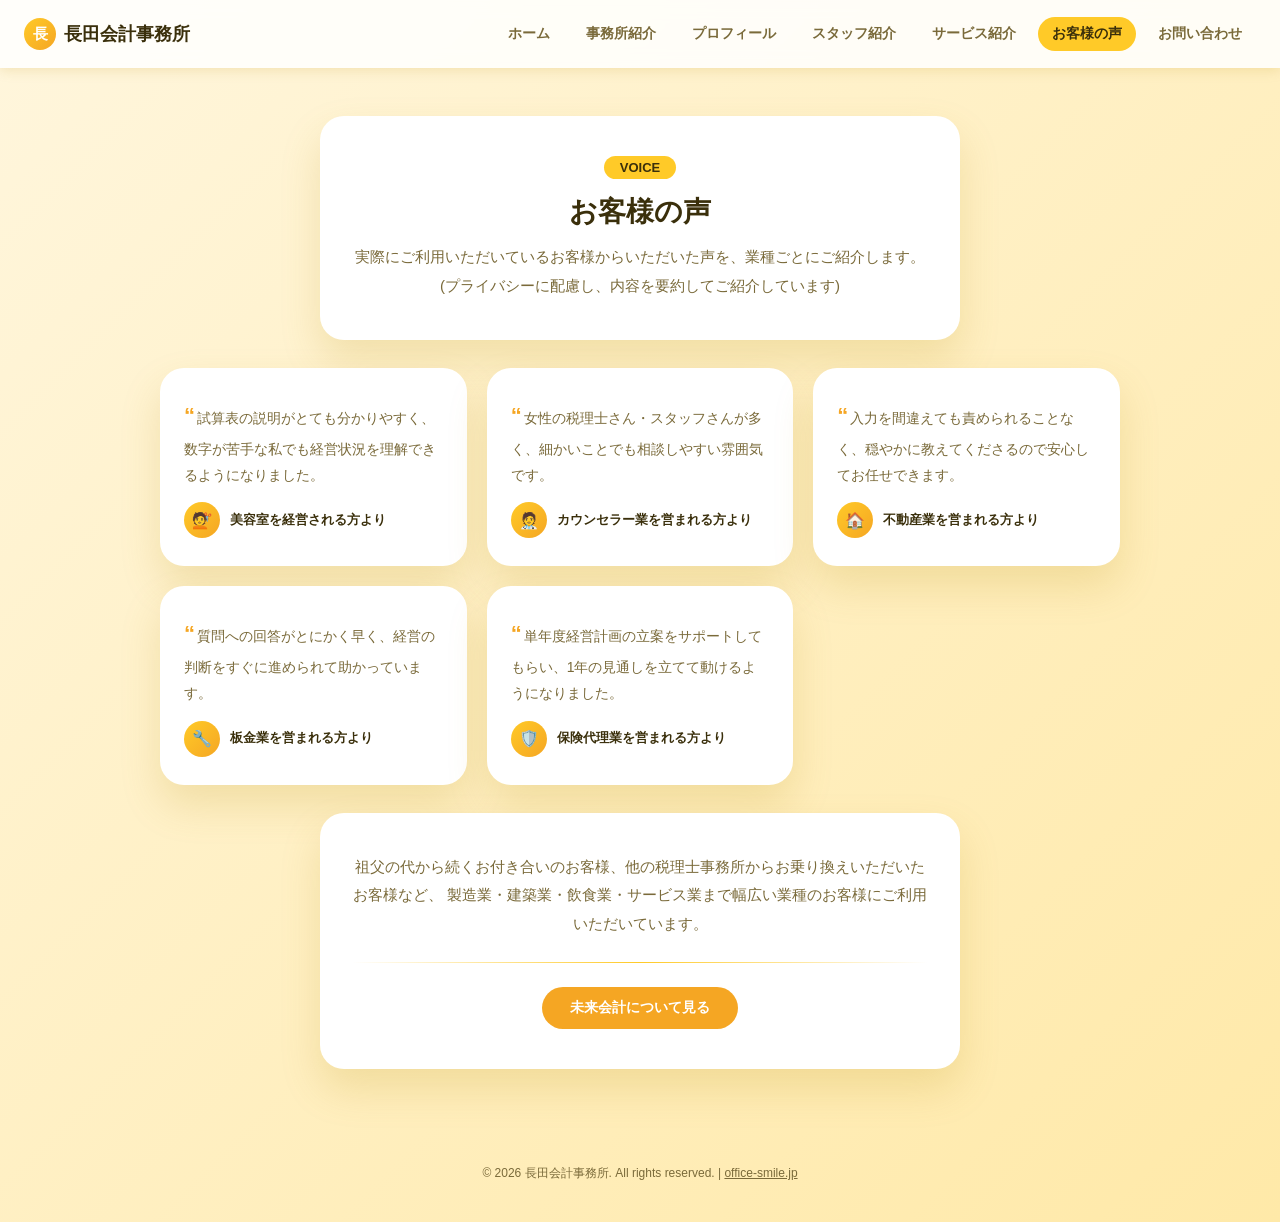
<file: voice.html>
<!DOCTYPE html>
<html lang="ja">
<head>
<meta charset="UTF-8">
<meta name="viewport" content="width=device-width, initial-scale=1.0">
<title>長田会計事務所 | お客様の声</title>
<link rel="stylesheet" href="style.css">
</head>
<body>

<header class="site-header">
  <a class="logo" href="index.html">
    <span class="logo-mark">長</span>
    長田会計事務所
  </a>
  <button class="nav-toggle" aria-label="メニューを開く" aria-expanded="false">
    <span></span><span></span><span></span>
  </button>
  <nav>
    <ul class="nav-links">
      <li><a href="index.html">ホーム</a></li>
      <li><a href="about.html">事務所紹介</a></li>
      <li><a href="profile.html">プロフィール</a></li>
      <li><a href="staff.html">スタッフ紹介</a></li>
      <li><a href="service.html">サービス紹介</a></li>
      <li><a href="voice.html" class="active">お客様の声</a></li>
      <li><a href="contact.html">お問い合わせ</a></li>
    </ul>
  </nav>
</header>

<main class="page-main">

  <section class="card center">
    <span class="eyebrow">VOICE</span>
    <h1 class="page-title">お客様の声</h1>
    <p class="lead">
      実際にご利用いただいているお客様からいただいた声を、業種ごとにご紹介します。
      (プライバシーに配慮し、内容を要約してご紹介しています)
    </p>
  </section>

  <section class="grid">
    <div class="card voice-card delay-1">
      <p class="voice-quote">試算表の説明がとても分かりやすく、数字が苦手な私でも経営状況を理解できるようになりました。</p>
      <div class="voice-meta"><span class="voice-icon">💇</span>美容室を経営される方より</div>
    </div>
    <div class="card voice-card delay-2">
      <p class="voice-quote">女性の税理士さん・スタッフさんが多く、細かいことでも相談しやすい雰囲気です。</p>
      <div class="voice-meta"><span class="voice-icon">🧑‍⚕️</span>カウンセラー業を営まれる方より</div>
    </div>
    <div class="card voice-card delay-3">
      <p class="voice-quote">入力を間違えても責められることなく、穏やかに教えてくださるので安心してお任せできます。</p>
      <div class="voice-meta"><span class="voice-icon">🏠</span>不動産業を営まれる方より</div>
    </div>
    <div class="card voice-card delay-1">
      <p class="voice-quote">質問への回答がとにかく早く、経営の判断をすぐに進められて助かっています。</p>
      <div class="voice-meta"><span class="voice-icon">🔧</span>板金業を営まれる方より</div>
    </div>
    <div class="card voice-card delay-2">
      <p class="voice-quote">単年度経営計画の立案をサポートしてもらい、1年の見通しを立てて動けるようになりました。</p>
      <div class="voice-meta"><span class="voice-icon">🛡️</span>保険代理業を営まれる方より</div>
    </div>
  </section>

  <section class="card center delay-2">
    <p class="lead">
      祖父の代から続くお付き合いのお客様、他の税理士事務所からお乗り換えいただいたお客様など、
      製造業・建築業・飲食業・サービス業まで幅広い業種のお客様にご利用いただいています。
    </p>
    <div class="divider"></div>
    <a class="btn" href="service.html#mirai-kaikei">未来会計について見る</a>
  </section>

</main>

<footer class="site-footer">
  &copy; 2026 長田会計事務所. All rights reserved. |
  <a href="https://office-smile.jp/" target="_blank" rel="noopener noreferrer">office-smile.jp</a>
</footer>

<script src="script.js"></script>
</body>
</html>
</file>
<file: style.css>
:root {
  --yellow-base: #fff6dd;
  --yellow-accent: #ffca28;
  --yellow-accent-dark: #f5a623;
  --text-main: #3a2f0b;
  --text-sub: #7a6a3a;
  --card-bg: #ffffff;
  --shadow: rgba(180, 140, 0, 0.18);
  --header-h: 68px;
}

* {
  box-sizing: border-box;
}

html, body {
  margin: 0;
  padding: 0;
  min-height: 100%;
}

body {
  font-family: "Hiragino Kaku Gothic ProN", "Hiragino Sans", "Yu Gothic", Meiryo, sans-serif;
  background: linear-gradient(135deg, var(--yellow-base) 0%, #ffe9a8 100%);
  color: var(--text-main);
  min-height: 100vh;
}

a {
  color: inherit;
}

/* ---------- Header / Nav ---------- */

.site-header {
  position: sticky;
  top: 0;
  z-index: 100;
  height: var(--header-h);
  display: flex;
  align-items: center;
  justify-content: space-between;
  padding: 0 24px;
  background: rgba(255, 255, 255, 0.85);
  backdrop-filter: blur(8px);
  box-shadow: 0 2px 12px var(--shadow);
}

.logo {
  font-size: 18px;
  font-weight: 700;
  text-decoration: none;
  color: var(--text-main);
  display: flex;
  align-items: center;
  gap: 8px;
}

.logo .logo-mark {
  width: 32px;
  height: 32px;
  border-radius: 50%;
  background: linear-gradient(135deg, var(--yellow-accent), var(--yellow-accent-dark));
  color: #fff;
  display: flex;
  align-items: center;
  justify-content: center;
  font-size: 15px;
  font-weight: 800;
}

.nav-links {
  display: flex;
  gap: 8px;
  list-style: none;
  margin: 0;
  padding: 0;
}

.nav-links a {
  display: inline-block;
  text-decoration: none;
  font-size: 14px;
  font-weight: 600;
  color: var(--text-sub);
  padding: 8px 14px;
  border-radius: 999px;
  transition: background 0.2s ease, color 0.2s ease;
}

.nav-links a:hover,
.nav-links a.active {
  background: var(--yellow-accent);
  color: var(--text-main);
}

.nav-toggle {
  display: none;
  width: 40px;
  height: 40px;
  border: none;
  background: transparent;
  cursor: pointer;
  flex-direction: column;
  align-items: center;
  justify-content: center;
  gap: 5px;
}

.nav-toggle span {
  width: 22px;
  height: 2px;
  background: var(--text-main);
  border-radius: 2px;
  transition: transform 0.2s ease, opacity 0.2s ease;
}

@media (max-width: 720px) {
  .nav-toggle {
    display: flex;
  }

  .nav-links {
    position: fixed;
    top: var(--header-h);
    left: 0;
    right: 0;
    flex-direction: column;
    background: #fff;
    padding: 12px 20px 20px;
    box-shadow: 0 12px 20px var(--shadow);
    transform: translateY(-12px);
    opacity: 0;
    pointer-events: none;
    transition: transform 0.2s ease, opacity 0.2s ease;
  }

  .nav-links.open {
    transform: translateY(0);
    opacity: 1;
    pointer-events: auto;
  }

  .nav-links a {
    padding: 12px 14px;
  }
}

/* ---------- Layout ---------- */

.page-main {
  display: flex;
  flex-direction: column;
  align-items: center;
  padding: 48px 20px 72px;
  gap: 28px;
}

.card {
  background: var(--card-bg);
  max-width: 640px;
  width: 100%;
  border-radius: 24px;
  padding: 40px 32px;
  box-shadow: 0 20px 40px var(--shadow);
  opacity: 0;
  transform: translateY(24px);
  animation: fadeInUp 0.9s ease forwards;
}

.card.center {
  text-align: center;
}

.card.delay-1 { animation-delay: 0.1s; }
.card.delay-2 { animation-delay: 0.25s; }
.card.delay-3 { animation-delay: 0.4s; }

.eyebrow {
  display: inline-block;
  font-size: 13px;
  font-weight: 700;
  color: var(--text-main);
  background: var(--yellow-accent);
  padding: 4px 16px;
  border-radius: 999px;
  margin-bottom: 14px;
}

.page-title {
  font-size: 28px;
  font-weight: 800;
  margin: 0 0 12px;
}

.lead {
  font-size: 15px;
  line-height: 1.9;
  color: var(--text-sub);
  margin: 0;
}

.divider {
  height: 1px;
  background: linear-gradient(to right, transparent, var(--yellow-accent), transparent);
  margin: 24px 0;
}

/* ---------- Buttons ---------- */

.btn {
  display: inline-flex;
  align-items: center;
  gap: 8px;
  background: var(--yellow-accent-dark);
  color: #fff;
  text-decoration: none;
  font-weight: 600;
  font-size: 14px;
  padding: 12px 28px;
  border-radius: 999px;
  border: none;
  cursor: pointer;
  transition: transform 0.2s ease, box-shadow 0.2s ease, background 0.2s ease;
}

.btn:hover,
.btn:focus-visible {
  background: #e08e00;
  transform: translateY(-2px);
  box-shadow: 0 10px 20px var(--shadow);
}

.btn.secondary {
  background: #fff;
  color: var(--text-main);
  border: 2px solid var(--yellow-accent);
}

.btn.secondary:hover {
  background: var(--yellow-accent);
}

/* ---------- Grid cards (service / highlight) ---------- */

.grid {
  display: grid;
  grid-template-columns: repeat(3, 1fr);
  gap: 20px;
  max-width: 960px;
  width: 100%;
}

@media (max-width: 860px) {
  .grid {
    grid-template-columns: 1fr;
  }
}

.grid .card {
  padding: 28px 24px;
}

.grid-icon {
  width: 52px;
  height: 52px;
  border-radius: 16px;
  background: linear-gradient(135deg, var(--yellow-accent), var(--yellow-accent-dark));
  display: flex;
  align-items: center;
  justify-content: center;
  font-size: 24px;
  margin-bottom: 16px;
}

.grid h3 {
  margin: 0 0 8px;
  font-size: 17px;
}

.grid p {
  margin: 0;
  font-size: 14px;
  line-height: 1.8;
  color: var(--text-sub);
}

/* ---------- Profile page ---------- */

.avatar {
  width: 120px;
  height: 120px;
  border-radius: 50%;
  margin: 0 auto 20px;
  background: linear-gradient(135deg, var(--yellow-accent), var(--yellow-accent-dark));
  display: flex;
  align-items: center;
  justify-content: center;
  font-size: 48px;
  font-weight: bold;
  color: #fff;
  box-shadow: 0 8px 18px var(--shadow);
}

.name {
  font-size: 26px;
  font-weight: 700;
  margin: 0 0 4px;
}

.role-badge {
  display: inline-block;
  font-size: 14px;
  font-weight: 600;
  color: var(--text-main);
  background: var(--yellow-accent);
  padding: 4px 16px;
  border-radius: 999px;
  margin-bottom: 20px;
}

.bio-text {
  font-size: 15px;
  line-height: 1.8;
  color: var(--text-sub);
  text-align: left;
  margin: 0;
}

.detail-list {
  text-align: left;
  margin: 0;
  padding: 0;
  list-style: none;
}

.detail-list li {
  display: flex;
  gap: 12px;
  padding: 10px 0;
  border-bottom: 1px solid #f4e5b8;
  font-size: 14px;
}

.detail-list li:last-child {
  border-bottom: none;
}

.detail-list .label {
  flex: 0 0 96px;
  font-weight: 700;
  color: var(--text-main);
}

.detail-list .value {
  color: var(--text-sub);
}

/* ---------- Contact page ---------- */

.form-group {
  text-align: left;
  margin-bottom: 18px;
}

.form-group label {
  display: block;
  font-size: 13px;
  font-weight: 700;
  margin-bottom: 6px;
  color: var(--text-main);
}

.form-group input,
.form-group textarea {
  width: 100%;
  font-family: inherit;
  font-size: 14px;
  padding: 12px 14px;
  border-radius: 12px;
  border: 1px solid #f0dfa4;
  background: #fffdf5;
  color: var(--text-main);
  resize: vertical;
}

.form-group input:focus,
.form-group textarea:focus {
  outline: none;
  border-color: var(--yellow-accent-dark);
  box-shadow: 0 0 0 3px rgba(245, 166, 35, 0.18);
}

.contact-info {
  text-align: left;
  margin: 0;
  padding: 0;
  list-style: none;
}

.contact-info li {
  display: flex;
  gap: 10px;
  align-items: center;
  padding: 8px 0;
  font-size: 14px;
  color: var(--text-sub);
}

.form-note {
  font-size: 12px;
  color: var(--text-sub);
  margin-top: 8px;
}

/* ---------- Timeline (history) ---------- */

.timeline {
  list-style: none;
  margin: 0;
  padding: 0;
  text-align: left;
}

.timeline li {
  display: flex;
  gap: 18px;
  padding: 14px 0;
  border-bottom: 1px solid #f4e5b8;
}

.timeline li:last-child {
  border-bottom: none;
}

.timeline .year {
  flex: 0 0 72px;
  font-weight: 800;
  color: var(--yellow-accent-dark);
  font-size: 15px;
}

.timeline .event {
  font-size: 14px;
  color: var(--text-sub);
  line-height: 1.7;
}

/* ---------- Principle cards ---------- */

.principle-grid {
  display: grid;
  grid-template-columns: repeat(3, 1fr);
  gap: 16px;
  text-align: left;
}

@media (max-width: 860px) {
  .principle-grid {
    grid-template-columns: 1fr;
  }
}

.principle-grid .num {
  display: inline-flex;
  align-items: center;
  justify-content: center;
  width: 28px;
  height: 28px;
  border-radius: 50%;
  background: var(--yellow-accent);
  font-weight: 800;
  font-size: 13px;
  margin-bottom: 10px;
}

.principle-grid h4 {
  margin: 0 0 6px;
  font-size: 15px;
}

.principle-grid p {
  margin: 0;
  font-size: 13px;
  line-height: 1.75;
  color: var(--text-sub);
}

/* ---------- Staff cards ---------- */

.staff-card {
  text-align: left;
}

.staff-card .staff-avatar {
  width: 64px;
  height: 64px;
  border-radius: 50%;
  background: linear-gradient(135deg, var(--yellow-accent), var(--yellow-accent-dark));
  color: #fff;
  display: flex;
  align-items: center;
  justify-content: center;
  font-size: 24px;
  font-weight: 800;
  margin-bottom: 14px;
}

.staff-card h3 {
  margin: 0 0 2px;
  font-size: 16px;
}

.staff-card .staff-role {
  font-size: 12px;
  color: var(--yellow-accent-dark);
  font-weight: 700;
  margin-bottom: 10px;
}

.staff-card .staff-quals {
  font-size: 12.5px;
  color: var(--text-sub);
  line-height: 1.7;
  margin: 0;
}

/* ---------- Service table ---------- */

.service-table {
  width: 100%;
  border-collapse: collapse;
  text-align: left;
  font-size: 13.5px;
}

.service-table th,
.service-table td {
  padding: 12px 10px;
  border-bottom: 1px solid #f4e5b8;
  vertical-align: top;
}

.service-table th {
  color: var(--text-main);
  font-size: 12px;
  font-weight: 700;
}

.service-table td {
  color: var(--text-sub);
  line-height: 1.7;
}

.service-table tr:last-child td {
  border-bottom: none;
}

@media (max-width: 640px) {
  .service-table {
    display: block;
  }
  .service-table thead {
    display: none;
  }
  .service-table tbody,
  .service-table tr,
  .service-table td {
    display: block;
    width: 100%;
  }
  .service-table tr {
    padding: 12px 0;
    border-bottom: 1px solid #f4e5b8;
  }
  .service-table td {
    border-bottom: none;
    padding: 4px 0;
  }
  .service-table td::before {
    content: attr(data-label);
    display: block;
    font-size: 11px;
    font-weight: 700;
    color: var(--yellow-accent-dark);
    margin-bottom: 2px;
  }
}

/* ---------- Tag pills ---------- */

.tag-row {
  display: flex;
  flex-wrap: wrap;
  gap: 8px;
  margin: 12px 0 0;
}

.tag {
  font-size: 12px;
  font-weight: 600;
  color: var(--text-main);
  background: #fff3cc;
  padding: 4px 12px;
  border-radius: 999px;
}

.tag.on-card {
  display: inline-block;
  margin-top: 10px;
}

/* ---------- Tag filter ---------- */

.tag-filter {
  display: flex;
  flex-wrap: wrap;
  justify-content: center;
  gap: 10px;
  max-width: 800px;
  width: 100%;
}

.tag-filter button {
  font-family: inherit;
  font-size: 13px;
  font-weight: 700;
  color: var(--text-sub);
  background: #fff;
  border: 2px solid #f0dfa4;
  padding: 8px 18px;
  border-radius: 999px;
  cursor: pointer;
  transition: background 0.2s ease, color 0.2s ease, border-color 0.2s ease;
}

.tag-filter button:hover {
  border-color: var(--yellow-accent);
}

.tag-filter button.active {
  background: var(--yellow-accent-dark);
  border-color: var(--yellow-accent-dark);
  color: #fff;
}

.grid .card[hidden] {
  display: none;
}

.grid.category-grid {
  align-items: start;
}

/* ---------- Voice / testimonial cards ---------- */

.voice-card {
  text-align: left;
}

.voice-card .voice-quote {
  font-size: 14px;
  line-height: 1.85;
  color: var(--text-sub);
  margin: 0 0 14px;
}

.voice-card .voice-quote::before {
  content: "“";
  font-size: 22px;
  color: var(--yellow-accent-dark);
  font-weight: 800;
  margin-right: 2px;
}

.voice-card .voice-meta {
  display: flex;
  align-items: center;
  gap: 10px;
  font-size: 12.5px;
  color: var(--text-main);
  font-weight: 700;
}

.voice-card .voice-icon {
  width: 36px;
  height: 36px;
  border-radius: 50%;
  background: linear-gradient(135deg, var(--yellow-accent), var(--yellow-accent-dark));
  display: flex;
  align-items: center;
  justify-content: center;
  font-size: 16px;
}

/* ---------- Footer ---------- */

.site-footer {
  text-align: center;
  padding: 24px 20px 40px;
  font-size: 12px;
  color: var(--text-sub);
}

/* ---------- Animations ---------- */

@keyframes fadeInUp {
  from {
    opacity: 0;
    transform: translateY(20px);
  }
  to {
    opacity: 1;
    transform: translateY(0);
  }
}

@keyframes fadeIn {
  from { opacity: 0; }
  to { opacity: 1; }
}

@media (max-width: 480px) {
  .card {
    padding: 30px 22px;
    border-radius: 18px;
  }

  .page-title {
    font-size: 23px;
  }

  .avatar {
    width: 96px;
    height: 96px;
    font-size: 38px;
  }
}
</file>
